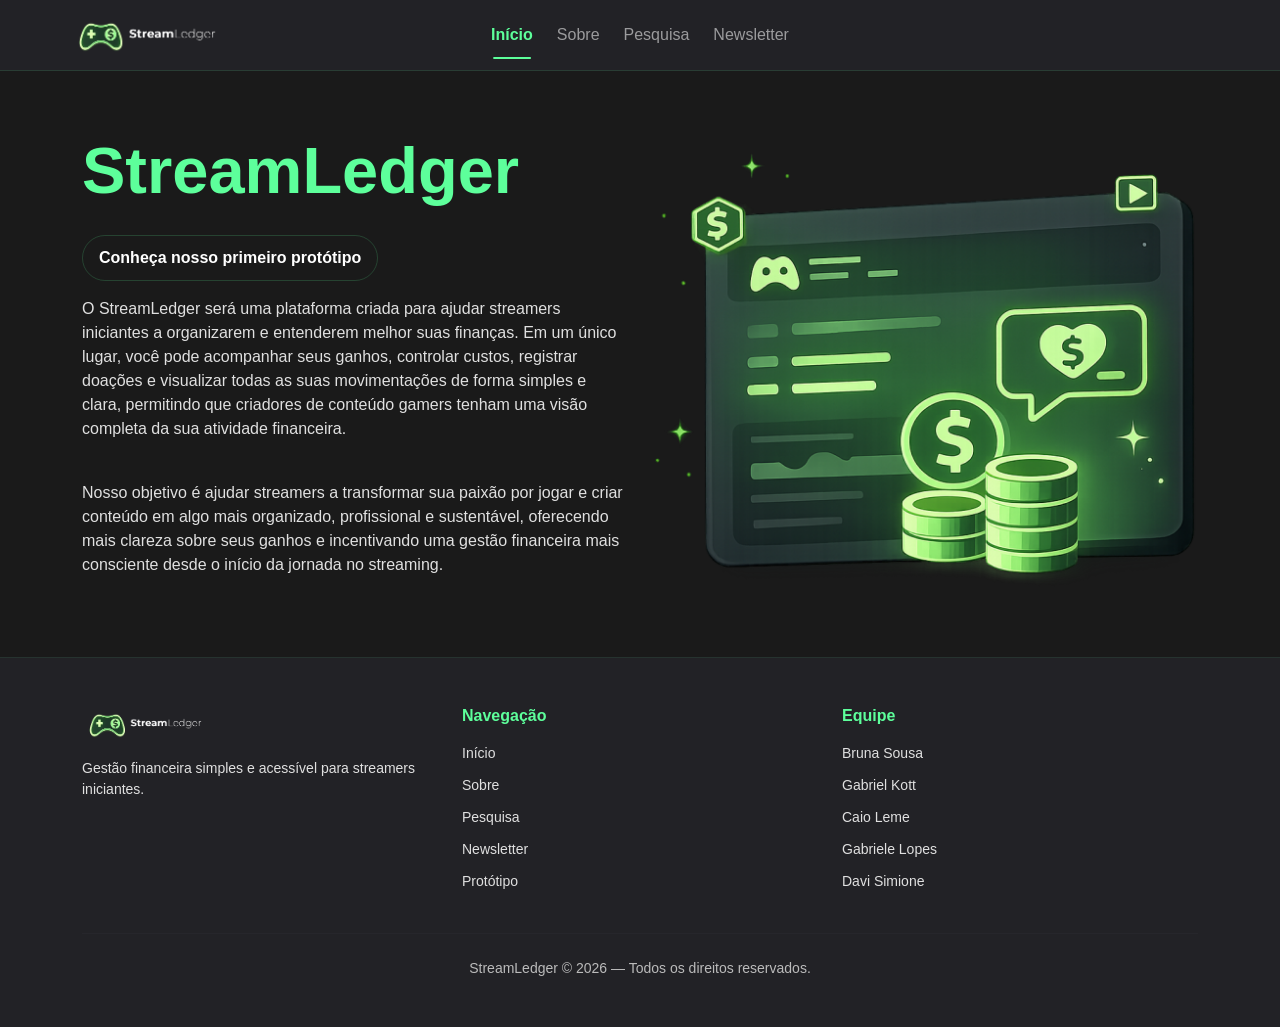
<file: index.html>
<!DOCTYPE html>
<html lang="pt-BR" data-bs-theme="dark">
<head>
  <meta http-equiv="Content-Security-Policy" content="default-src 'self'; style-src 'self' 'unsafe-inline' https://cdn.jsdelivr.net https://fonts.googleapis.com; font-src 'self' https://fonts.gstatic.com; script-src 'self' 'unsafe-inline' https://cdn.jsdelivr.net https://cdn.jsdelivr.net/npm/chart.js; img-src 'self' data:; media-src 'self';">
  <meta charset="UTF-8">
  <meta name="viewport" content="width=device-width, initial-scale=1.0">
  <title>StreamLedger | Início</title>
  <link href="https://cdn.jsdelivr.net/npm/bootstrap@5.3.3/dist/css/bootstrap.min.css" rel="stylesheet">
  <link href="https://fonts.googleapis.com/css2?family=Montserrat:wght@300;400;500;600;700;800&display=swap" rel="stylesheet">
  <link rel="stylesheet" href="css/style.css">
</head>
<body>

  <header class="sticky-top" style="background: var(--bg-header); border-bottom: 1px solid rgba(93,255,155,0.12);">
    <nav class="navbar navbar-expand-md navbar-dark container-xl py-2">
      <button class="navbar-toggler" type="button" data-bs-toggle="offcanvas" data-bs-target="#mainNav" aria-controls="mainNav" aria-label="Abrir menu">
        <span class="navbar-toggler-icon"></span>
      </button>
      <a class="navbar-brand" href="index.html">
        <img src="assets/logo.png" alt="StreamLedger" height="44">
      </a>
      <div class="offcanvas offcanvas-start" tabindex="-1" id="mainNav" aria-labelledby="mainNavLabel">
        <div class="offcanvas-header">
          <a href="index.html">
            <img src="assets/logo.png" alt="StreamLedger" height="36">
          </a>
          <button type="button" class="btn-close btn-close-white" data-bs-dismiss="offcanvas" aria-label="Fechar"></button>
        </div>
        <div class="offcanvas-body justify-content-center">
          <ul class="navbar-nav gap-2">
            <li class="nav-item"><a class="nav-link active" href="index.html">Início</a></li>
            <li class="nav-item"><a class="nav-link" href="about.html">Sobre</a></li>
            <li class="nav-item"><a class="nav-link" href="research.html">Pesquisa</a></li>
            <li class="nav-item"><a class="nav-link" href="news.html">Newsletter</a></li>
          </ul>
        </div>
      </div>
    </nav>
  </header>

  <main>
    <section class="hero py-5">
      <div class="container-xl">
        <div class="row align-items-center gy-4">
          <div class="col-12 col-lg-6 order-lg-1 order-2">
            <h1 class="hero__title fade-in">StreamLedger</h1>
            <p class="mt-4 mb-3 fade-in fade-in-d1">
              <a class="cta-btn" href="test.html">Conheça nosso primeiro protótipo</a>
            </p>
            <p class="text-body-secondary">
              O StreamLedger será uma plataforma criada para ajudar streamers iniciantes a
              organizarem e entenderem melhor suas finanças. Em um único lugar, você pode
              acompanhar seus ganhos, controlar custos, registrar doações e visualizar todas
              as suas movimentações de forma simples e clara, permitindo que criadores de
              conteúdo gamers tenham uma visão completa da sua atividade financeira.
            </p>
            <br>
            <p class="text-body-secondary">
              Nosso objetivo é ajudar streamers a transformar sua paixão por jogar e criar
              conteúdo em algo mais organizado, profissional e sustentável, oferecendo mais
              clareza sobre seus ganhos e incentivando uma gestão financeira mais consciente
              desde o início da jornada no streaming.
            </p>
          </div>
          <div class="col-12 col-lg-6 order-lg-2 order-1 text-center fade-in fade-in-d2">
            <img src="assets/hero-dashboard.svg" alt="Dashboard StreamLedger" class="img-fluid">
          </div>
        </div>
      </div>
    </section>
  </main>

  <footer class="py-5" style="background: var(--bg-header); border-top: 1px solid rgba(93,255,155,0.08);">
    <div class="container-xl">
      <div class="row gy-4">
        <div class="col-12 col-md-4">
          <img src="assets/logo.png" alt="StreamLedger" height="36" class="mb-3">
          <p class="text-body-secondary small mb-0">Gestão financeira simples e acessível para streamers iniciantes.</p>
        </div>
        <div class="col-12 col-md-4">
          <h6 class="fw-bold mb-3" style="color: var(--neon);">Navegação</h6>
          <ul class="list-unstyled d-flex flex-column gap-2">
            <li><a href="index.html" class="text-body-secondary text-decoration-none small">Início</a></li>
            <li><a href="about.html" class="text-body-secondary text-decoration-none small">Sobre</a></li>
            <li><a href="research.html" class="text-body-secondary text-decoration-none small">Pesquisa</a></li>
            <li><a href="news.html" class="text-body-secondary text-decoration-none small">Newsletter</a></li>
            <li><a href="test.html" class="text-body-secondary text-decoration-none small">Protótipo</a></li>
          </ul>
        </div>
        <div class="col-12 col-md-4">
          <h6 class="fw-bold mb-3" style="color: var(--neon);">Equipe</h6>
          <ul class="list-unstyled d-flex flex-column gap-2">
            <li><a href="https://www.linkedin.com/in/brunasousasantos/" target="_blank" class="text-body-secondary text-decoration-none small">Bruna Sousa</a></li>
            <li><a href="https://www.linkedin.com/in/gabriel-kott-3494342ab/?skipRedirect=true" target="_blank" class="text-body-secondary text-decoration-none small">Gabriel Kott</a></li>
            <li><a href="https://www.linkedin.com/in/caiobertaglia/" target="_blank" class="text-body-secondary text-decoration-none small">Caio Leme</a></li>
            <li><a href="https://www.linkedin.com/in/gabrielelopes1925/" target="_blank" class="text-body-secondary text-decoration-none small">Gabriele Lopes</a></li>
            <li><a href="https://www.linkedin.com/in/davi-simione-01127830b/" target="_blank" class="text-body-secondary text-decoration-none small">Davi Simione</a></li>
          </ul>
        </div>
      </div>
      <hr class="border-secondary border-opacity-25 my-4">
      <p class="text-body-tertiary text-center small mb-0">StreamLedger &copy; 2026 &mdash; Todos os direitos reservados.</p>
    </div>
  </footer>

  <script src="https://cdn.jsdelivr.net/npm/bootstrap@5.3.3/dist/js/bootstrap.bundle.min.js"></script>
  <script type="module" src="JS/main.js"></script>
</body>
</html>
</file>
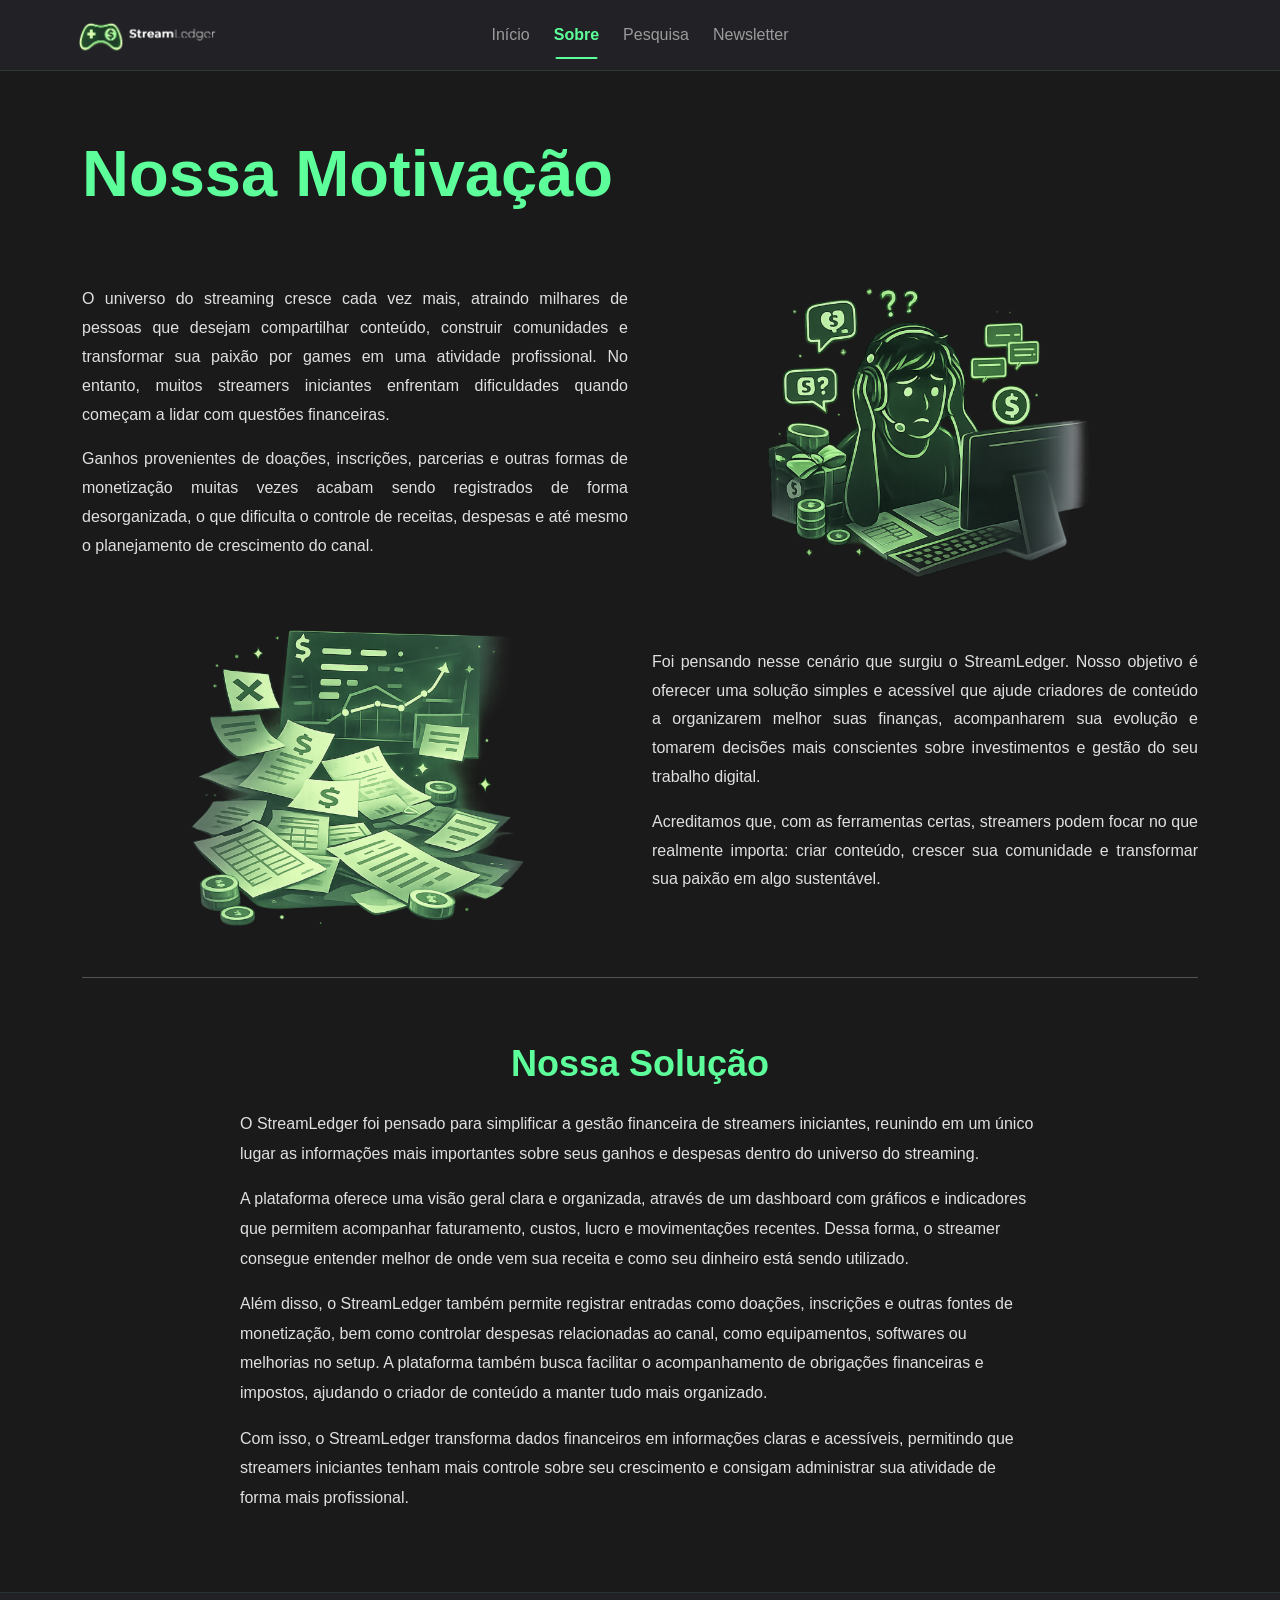
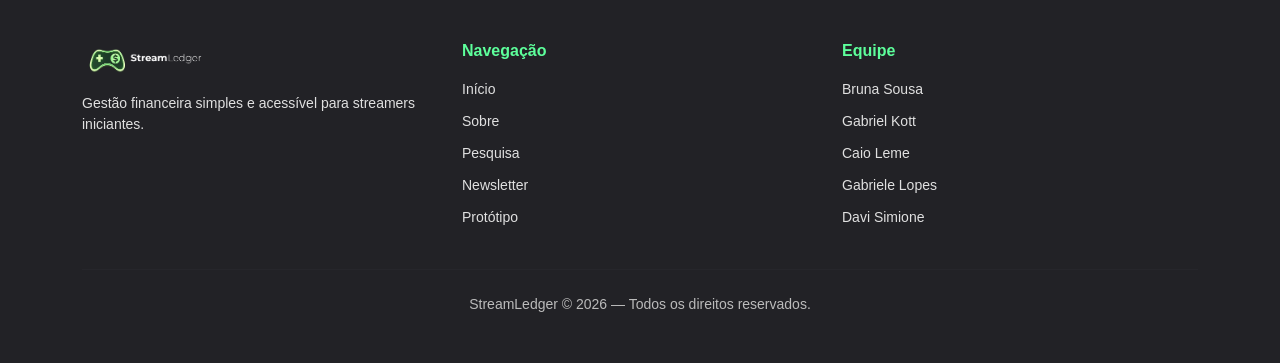
<file: about.html>
<!DOCTYPE html>
<html lang="pt-BR" data-bs-theme="dark">
<head>
  <meta http-equiv="Content-Security-Policy" content="default-src 'self'; style-src 'self' 'unsafe-inline' https://cdn.jsdelivr.net https://fonts.googleapis.com; font-src 'self' https://fonts.gstatic.com; script-src 'self' 'unsafe-inline' https://cdn.jsdelivr.net https://cdn.jsdelivr.net/npm/chart.js; img-src 'self' data:; media-src 'self';">
  <meta charset="UTF-8">
  <meta name="viewport" content="width=device-width, initial-scale=1.0">
  <title>StreamLedger | Sobre</title>
  <link href="https://cdn.jsdelivr.net/npm/bootstrap@5.3.3/dist/css/bootstrap.min.css" rel="stylesheet">
  <link href="https://fonts.googleapis.com/css2?family=Montserrat:wght@300;400;500;600;700;800&display=swap" rel="stylesheet">
  <link rel="stylesheet" href="css/style.css">
</head>
<body>

  <header class="sticky-top" style="background: var(--bg-header); border-bottom: 1px solid rgba(93,255,155,0.12);">
    <nav class="navbar navbar-expand-md navbar-dark container-xl py-2">
      <button class="navbar-toggler" type="button" data-bs-toggle="offcanvas" data-bs-target="#mainNav" aria-controls="mainNav" aria-label="Abrir menu">
        <span class="navbar-toggler-icon"></span>
      </button>
      <a class="navbar-brand" href="index.html">
        <img src="assets/logo.png" alt="StreamLedger" height="44">
      </a>
      <div class="offcanvas offcanvas-start" tabindex="-1" id="mainNav" aria-labelledby="mainNavLabel">
        <div class="offcanvas-header">
          <a href="index.html">
            <img src="assets/logo.png" alt="StreamLedger" height="36">
          </a>
          <button type="button" class="btn-close btn-close-white" data-bs-dismiss="offcanvas" aria-label="Fechar"></button>
        </div>
        <div class="offcanvas-body justify-content-center">
          <ul class="navbar-nav gap-2">
            <li class="nav-item"><a class="nav-link" href="index.html">Início</a></li>
            <li class="nav-item"><a class="nav-link active" href="about.html">Sobre</a></li>
            <li class="nav-item"><a class="nav-link" href="research.html">Pesquisa</a></li>
            <li class="nav-item"><a class="nav-link" href="news.html">Newsletter</a></li>
          </ul>
        </div>
      </div>
    </nav>
  </header>

  <main>
    <div class="container-xl">

      <section class="section-hero py-5">
        <h1 class="fade-in">Nossa Motivação</h1>
      </section>

      <div class="row align-items-center mb-5 gy-4 fade-in fade-in-d1">
        <div class="col-12 col-md-6">
          <p class="text-body-secondary" style="text-align: justify; line-height: 1.8;">
            O universo do streaming cresce cada vez mais, atraindo milhares de pessoas que desejam
            compartilhar conteúdo, construir comunidades e transformar sua paixão por games em uma
            atividade profissional. No entanto, muitos streamers iniciantes enfrentam dificuldades
            quando começam a lidar com questões financeiras.
          </p>
          <p class="text-body-secondary" style="text-align: justify; line-height: 1.8;">
            Ganhos provenientes de doações, inscrições, parcerias e outras formas de monetização
            muitas vezes acabam sendo registrados de forma desorganizada, o que dificulta o controle
            de receitas, despesas e até mesmo o planejamento de crescimento do canal.
          </p>
        </div>
        <div class="col-12 col-md-6">
          <div class="two-col__media two-col__media--motivation" role="img" aria-label="Streamer com dificuldades financeiras" style="min-height: 300px;"></div>
        </div>
      </div>

      <div class="row align-items-center mb-5 gy-4 fade-in fade-in-d2">
        <div class="col-12 col-md-6 order-md-1 order-2">
          <div class="two-col__media two-col__media--solution" role="img" aria-label="Documentos e moedas organizados" style="min-height: 300px;"></div>
        </div>
        <div class="col-12 col-md-6 order-md-2 order-1">
          <p class="text-body-secondary" style="text-align: justify; line-height: 1.8;">
            Foi pensando nesse cenário que surgiu o StreamLedger. Nosso objetivo é oferecer uma
            solução simples e acessível que ajude criadores de conteúdo a organizarem melhor suas
            finanças, acompanharem sua evolução e tomarem decisões mais conscientes sobre
            investimentos e gestão do seu trabalho digital.
          </p>
          <p class="text-body-secondary" style="text-align: justify; line-height: 1.8;">
            Acreditamos que, com as ferramentas certas, streamers podem focar no que realmente
            importa: criar conteúdo, crescer sua comunidade e transformar sua paixão em algo
            sustentável.
          </p>
        </div>
      </div>

      <hr class="border-opacity-10">

      <section class="solution py-5">
        <h2 class="text-center mb-4" style="color: var(--neon); font-size: 2.25rem; font-weight: 800;">Nossa Solução</h2>
        <div class="mx-auto" style="max-width: 800px;">
          <p class="text-body-secondary" style="line-height: 1.85;">
            O StreamLedger foi pensado para simplificar a gestão financeira de streamers iniciantes,
            reunindo em um único lugar as informações mais importantes sobre seus ganhos e despesas
            dentro do universo do streaming.
          </p>
          <p class="text-body-secondary" style="line-height: 1.85;">
            A plataforma oferece uma visão geral clara e organizada, através de um dashboard com
            gráficos e indicadores que permitem acompanhar faturamento, custos, lucro e movimentações
            recentes. Dessa forma, o streamer consegue entender melhor de onde vem sua receita e como
            seu dinheiro está sendo utilizado.
          </p>
          <p class="text-body-secondary" style="line-height: 1.85;">
            Além disso, o StreamLedger também permite registrar entradas como doações, inscrições e
            outras fontes de monetização, bem como controlar despesas relacionadas ao canal, como
            equipamentos, softwares ou melhorias no setup. A plataforma também busca facilitar o
            acompanhamento de obrigações financeiras e impostos, ajudando o criador de conteúdo a
            manter tudo mais organizado.
          </p>
          <p class="text-body-secondary" style="line-height: 1.85;">
            Com isso, o StreamLedger transforma dados financeiros em informações claras e acessíveis,
            permitindo que streamers iniciantes tenham mais controle sobre seu crescimento e consigam
            administrar sua atividade de forma mais profissional.
          </p>
        </div>
      </section>

    </div>
  </main>

  <footer class="py-5" style="background: var(--bg-header); border-top: 1px solid rgba(93,255,155,0.08);">
    <div class="container-xl">
      <div class="row gy-4">
        <div class="col-12 col-md-4">
          <img src="assets/logo.png" alt="StreamLedger" height="36" class="mb-3">
          <p class="text-body-secondary small mb-0">Gestão financeira simples e acessível para streamers iniciantes.</p>
        </div>
        <div class="col-12 col-md-4">
          <h6 class="fw-bold mb-3" style="color: var(--neon);">Navegação</h6>
          <ul class="list-unstyled d-flex flex-column gap-2">
            <li><a href="index.html" class="text-body-secondary text-decoration-none small">Início</a></li>
            <li><a href="about.html" class="text-body-secondary text-decoration-none small">Sobre</a></li>
            <li><a href="research.html" class="text-body-secondary text-decoration-none small">Pesquisa</a></li>
            <li><a href="news.html" class="text-body-secondary text-decoration-none small">Newsletter</a></li>
            <li><a href="test.html" class="text-body-secondary text-decoration-none small">Protótipo</a></li>
          </ul>
        </div>
        <div class="col-12 col-md-4">
          <h6 class="fw-bold mb-3" style="color: var(--neon);">Equipe</h6>
          <ul class="list-unstyled d-flex flex-column gap-2">
            <li><a href="https://www.linkedin.com/in/brunasousasantos/" target="_blank" class="text-body-secondary text-decoration-none small">Bruna Sousa</a></li>
            <li><a href="https://www.linkedin.com/in/gabriel-kott-3494342ab/?skipRedirect=true" target="_blank" class="text-body-secondary text-decoration-none small">Gabriel Kott</a></li>
            <li><a href="https://www.linkedin.com/in/caiobertaglia/" target="_blank" class="text-body-secondary text-decoration-none small">Caio Leme</a></li>
            <li><a href="https://www.linkedin.com/in/gabrielelopes1925/" target="_blank" class="text-body-secondary text-decoration-none small">Gabriele Lopes</a></li>
            <li><a href="https://www.linkedin.com/in/davi-simione-01127830b/" target="_blank" class="text-body-secondary text-decoration-none small">Davi Simione</a></li>
          </ul>
        </div>
      </div>
      <hr class="border-secondary border-opacity-25 my-4">
      <p class="text-body-tertiary text-center small mb-0">StreamLedger &copy; 2026 &mdash; Todos os direitos reservados.</p>
    </div>
  </footer>

  <script src="https://cdn.jsdelivr.net/npm/bootstrap@5.3.3/dist/js/bootstrap.bundle.min.js"></script>
  <script type="module" src="JS/main.js"></script>
</body>
</html>
</file>
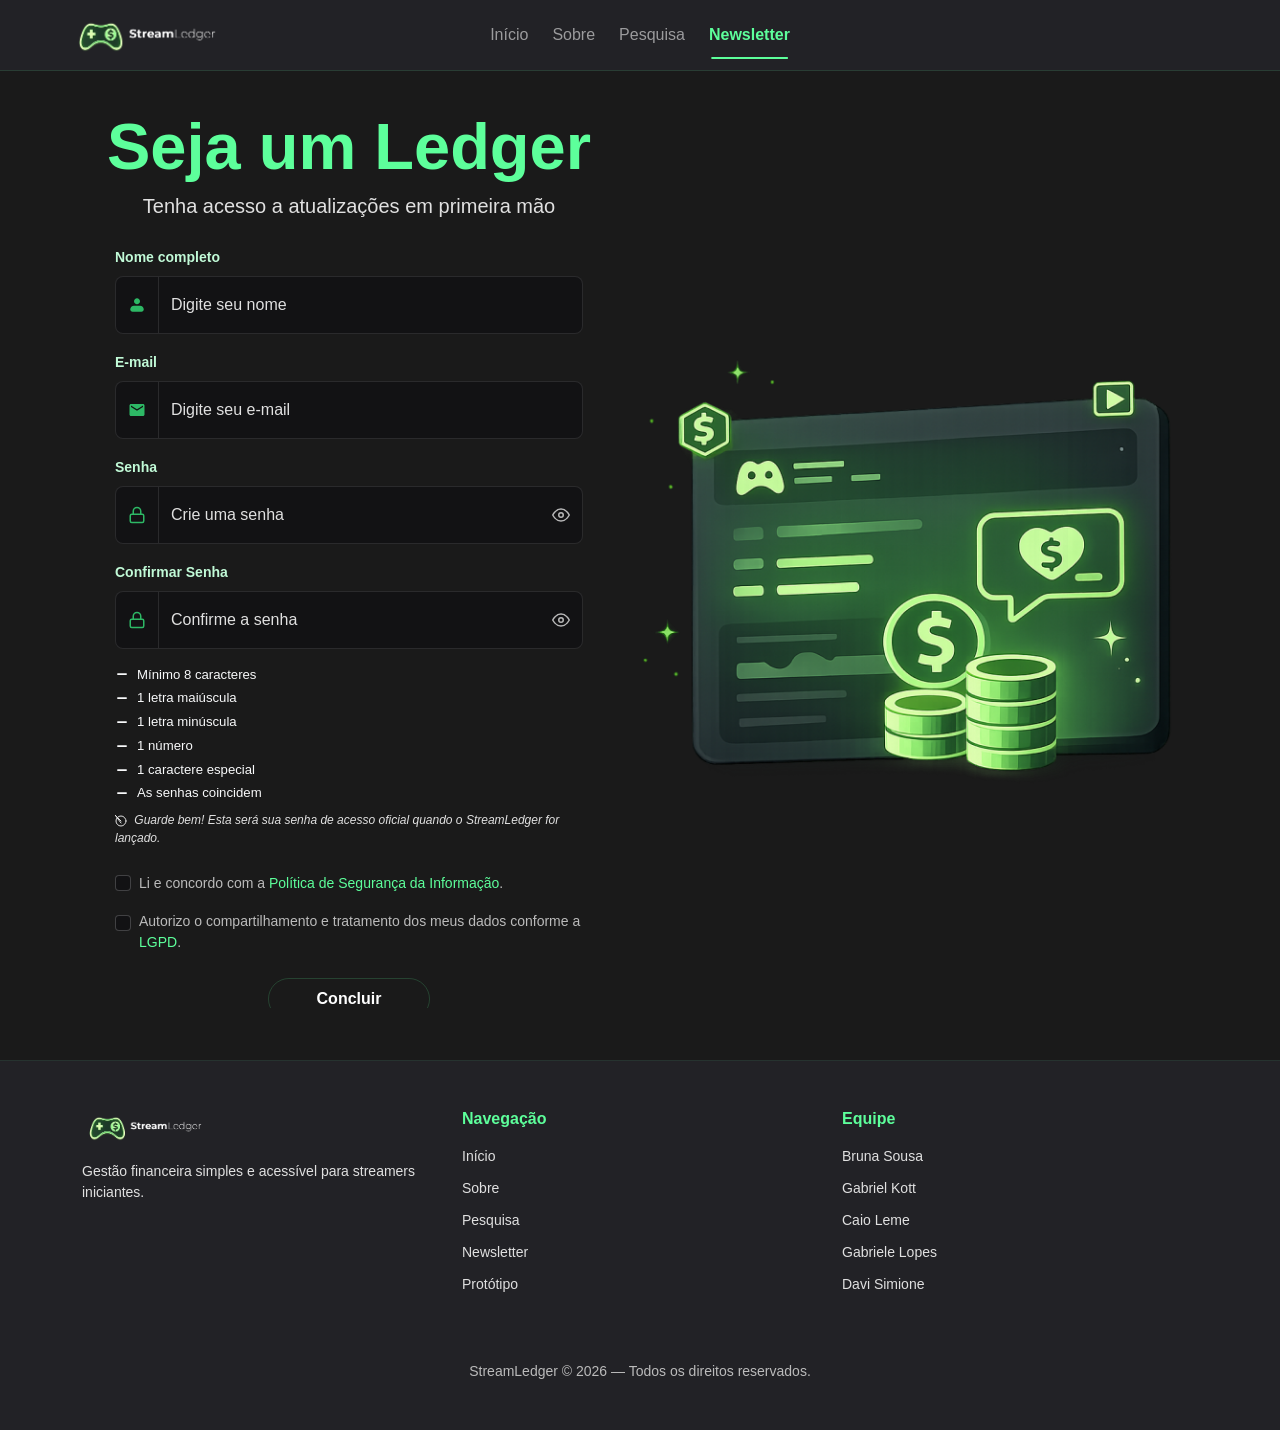
<file: news.html>
<!DOCTYPE html>
<html lang="pt-BR" data-bs-theme="dark">

<head>
  <meta http-equiv="Content-Security-Policy"
    content="default-src 'self'; style-src 'self' 'unsafe-inline' https://cdn.jsdelivr.net https://fonts.googleapis.com; font-src 'self' https://fonts.gstatic.com; script-src 'self' 'unsafe-inline' https://cdn.jsdelivr.net; img-src 'self' data:; media-src 'self';">
  <meta charset="UTF-8">
  <meta name="viewport" content="width=device-width, initial-scale=1.0">
  <title>StreamLedger | Newsletter</title>
  <link href="https://cdn.jsdelivr.net/npm/bootstrap@5.3.3/dist/css/bootstrap.min.css" rel="stylesheet">
  <link href="https://fonts.googleapis.com/css2?family=Montserrat:wght@300;400;500;600;700;800&display=swap"
    rel="stylesheet">
  <link rel="stylesheet" href="css/style.css">
  <style>
    .toggle-password {
      background: #121214;
      border: 1px solid rgba(255, 255, 255, 0.1);
      border-left: none;
      color: #fff;
    }

    .toggle-password:hover,
    .toggle-password:active {
      background: #121214 !important;
      border-color: rgba(255, 255, 255, 0.1);
    }

    .toggle-password:hover svg,
    .toggle-password:active svg {
      stroke: #39FF88;
      opacity: 1 !important;
    }

    .form-control.border-end-0 {
      border-right: none;
    }
  </style>
</head>

<body>

  <header class="sticky-top" style="background: var(--bg-header); border-bottom: 1px solid rgba(93,255,155,0.12);">
    <nav class="navbar navbar-expand-md navbar-dark container-xl py-2">
      <button class="navbar-toggler" type="button" data-bs-toggle="offcanvas" data-bs-target="#mainNav"
        aria-controls="mainNav" aria-label="Abrir menu">
        <span class="navbar-toggler-icon"></span>
      </button>
      <a class="navbar-brand" href="index.html">
        <img src="assets/logo.png" alt="StreamLedger" height="44">
      </a>
      <div class="offcanvas offcanvas-start" tabindex="-1" id="mainNav" aria-labelledby="mainNavLabel">
        <div class="offcanvas-header">
          <a href="index.html">
            <img src="assets/logo.png" alt="StreamLedger" height="36">
          </a>
          <button type="button" class="btn-close btn-close-white" data-bs-dismiss="offcanvas"
            aria-label="Fechar"></button>
        </div>
        <div class="offcanvas-body justify-content-center">
          <ul class="navbar-nav gap-2">
            <li class="nav-item"><a class="nav-link" href="index.html">Início</a></li>
            <li class="nav-item"><a class="nav-link" href="about.html">Sobre</a></li>
            <li class="nav-item"><a class="nav-link" href="research.html">Pesquisa</a></li>
            <li class="nav-item"><a class="nav-link active" href="news.html">Newsletter</a></li>
          </ul>
        </div>
      </div>
    </nav>
  </header>

  <main class="d-flex flex-column flex-grow-1">
    <div class="container-xl d-flex align-items-center flex-grow-1 py-4">
      <div class="row align-items-center gy-4 w-100">

        <div class="col-12 col-md-6 text-center">
          <h1 class="fade-in" style="color: var(--neon); font-size: 4.0625rem; font-weight: 700; line-height: 1.1;">Seja
            um Ledger</h1>
          <p class="text-body-secondary fs-5 mb-4 fade-in fade-in-d1" style="font-weight: 300;">Tenha acesso a
            atualizações em primeira mão</p>

          <form id="newsletter-form" class="mx-auto text-start fade-in fade-in-d2" style="max-width: 468px;" novalidate>

            <div class="mb-3">
              <label for="nome" class="form-label small fw-semibold" style="color: #C1FAD7;">Nome completo</label>
              <div class="input-group has-validation">
                <span class="input-group-text" style="background: #121214; border-color: rgba(255,255,255,0.1);">
                  <img src="assets/user.svg" alt="" width="18" height="18" style="opacity: 0.7;">
                </span>
                <input type="text" class="form-control py-3" id="nome" name="nome" placeholder="Digite seu nome"
                  style="background: #121214; border-color: rgba(255,255,255,0.1);">
                <div id="nomeError" class="invalid-feedback">Por favor, preencha o seu nome (mín. 3 caracteres).</div>
              </div>
            </div>

            <div class="mb-3">
              <label for="email" class="form-label small fw-semibold" style="color: #C1FAD7;">E-mail</label>
              <div class="input-group has-validation">
                <span class="input-group-text" style="background: #121214; border-color: rgba(255,255,255,0.1);">
                  <img src="assets/mail.svg" alt="" width="18" height="18" style="opacity: 0.7;">
                </span>
                <input type="email" class="form-control py-3" id="email" name="email" placeholder="Digite seu e-mail"
                  style="background: #121214; border-color: rgba(255,255,255,0.1);">
                <div id="emailError" class="invalid-feedback">Por favor, insira um e-mail válido.</div>
              </div>
            </div>

            <div class="mb-3">
              <label for="senha" class="form-label small fw-semibold" style="color: #C1FAD7;">Senha</label>
              <div class="input-group has-validation">
                <span class="input-group-text" style="background: #121214; border-color: rgba(255,255,255,0.1);">
                  <svg width="18" height="18" viewBox="0 0 24 24" fill="none" stroke="#39FF88" stroke-width="2"
                    stroke-linecap="round" stroke-linejoin="round" style="opacity: 0.7;">
                    <rect x="3" y="11" width="18" height="11" rx="2" ry="2"></rect>
                    <path d="M7 11V7a5 5 0 0 1 10 0v4"></path>
                  </svg>
                </span>
                <input type="password" class="form-control py-3 border-end-0" id="senha" name="senha"
                  placeholder="Crie uma senha" style="background: #121214; border-color: rgba(255,255,255,0.1);">
                <button class="btn toggle-password" type="button" tabindex="-1">
                  <svg class="eye-icon" width="18" height="18" viewBox="0 0 24 24" fill="none" stroke="currentColor"
                    stroke-width="2" stroke-linecap="round" stroke-linejoin="round"
                    style="opacity: 0.7; transition: stroke 0.3s, opacity 0.3s;">
                    <path d="M1 12s4-8 11-8 11 8 11 8-4 8-11 8-11-8-11-8z"></path>
                    <circle cx="12" cy="12" r="3"></circle>
                  </svg>
                  <svg class="eye-off-icon d-none" width="18" height="18" viewBox="0 0 24 24" fill="none"
                    stroke="currentColor" stroke-width="2" stroke-linecap="round" stroke-linejoin="round"
                    style="opacity: 0.7; transition: stroke 0.3s, opacity 0.3s;">
                    <path
                      d="M17.94 17.94A10.07 10.07 0 0 1 12 20c-7 0-11-8-11-8a18.45 18.45 0 0 1 5.06-5.94M9.9 4.24A9.12 9.12 0 0 1 12 4c7 0 11 8 11 8a18.5 18.5 0 0 1-2.16 3.19m-6.72-1.07a3 3 0 1 1-4.24-4.24">
                    </path>
                    <line x1="1" y1="1" x2="23" y2="23"></line>
                  </svg>
                </button>
                <div class="invalid-feedback">Por favor, atenda a todas as regras da senha.</div>
              </div>
            </div>

            <div class="mb-3">
              <label for="confirmaSenha" class="form-label small fw-semibold" style="color: #C1FAD7;">Confirmar
                Senha</label>
              <div class="input-group has-validation">
                <span class="input-group-text" style="background: #121214; border-color: rgba(255,255,255,0.1);">
                  <svg width="18" height="18" viewBox="0 0 24 24" fill="none" stroke="#39FF88" stroke-width="2"
                    stroke-linecap="round" stroke-linejoin="round" style="opacity: 0.7;">
                    <rect x="3" y="11" width="18" height="11" rx="2" ry="2"></rect>
                    <path d="M7 11V7a5 5 0 0 1 10 0v4"></path>
                  </svg>
                </span>
                <input type="password" class="form-control py-3 border-end-0" id="confirmaSenha" name="confirmaSenha"
                  placeholder="Confirme a senha" style="background: #121214; border-color: rgba(255,255,255,0.1);">
                <button class="btn toggle-password" type="button" tabindex="-1">
                  <svg class="eye-icon" width="18" height="18" viewBox="0 0 24 24" fill="none" stroke="currentColor"
                    stroke-width="2" stroke-linecap="round" stroke-linejoin="round"
                    style="opacity: 0.7; transition: stroke 0.3s, opacity 0.3s;">
                    <path d="M1 12s4-8 11-8 11 8 11 8-4 8-11 8-11-8-11-8z"></path>
                    <circle cx="12" cy="12" r="3"></circle>
                  </svg>
                  <svg class="eye-off-icon d-none" width="18" height="18" viewBox="0 0 24 24" fill="none"
                    stroke="currentColor" stroke-width="2" stroke-linecap="round" stroke-linejoin="round"
                    style="opacity: 0.7; transition: stroke 0.3s, opacity 0.3s;">
                    <path
                      d="M17.94 17.94A10.07 10.07 0 0 1 12 20c-7 0-11-8-11-8a18.45 18.45 0 0 1 5.06-5.94M9.9 4.24A9.12 9.12 0 0 1 12 4c7 0 11 8 11 8a18.5 18.5 0 0 1-2.16 3.19m-6.72-1.07a3 3 0 1 1-4.24-4.24">
                    </path>
                    <line x1="1" y1="1" x2="23" y2="23"></line>
                  </svg>
                </button>
                <div class="invalid-feedback">As senhas não coincidem.</div>
              </div>
            </div>

            <div class="mb-4">
              <ul id="password-rules" class="list-unstyled mt-0 mb-0 small text-body-tertiary"
                style="font-size: 0.825rem;">
                <li id="rule-length" class="d-flex align-items-center gap-2 mb-1 text-light"
                  style="transition: color 0.3s ease;">
                  <svg width="14" height="14" viewBox="0 0 24 24" fill="none" stroke="currentColor" stroke-width="3"
                    stroke-linecap="round" stroke-linejoin="round" class="rule-icon">
                    <line x1="5" y1="12" x2="19" y2="12"></line>
                  </svg> Mínimo 8 caracteres
                </li>
                <li id="rule-upper" class="d-flex align-items-center gap-2 mb-1 text-light"
                  style="transition: color 0.3s ease;">
                  <svg width="14" height="14" viewBox="0 0 24 24" fill="none" stroke="currentColor" stroke-width="3"
                    stroke-linecap="round" stroke-linejoin="round" class="rule-icon">
                    <line x1="5" y1="12" x2="19" y2="12"></line>
                  </svg> 1 letra maiúscula
                </li>
                <li id="rule-lower" class="d-flex align-items-center gap-2 mb-1 text-light"
                  style="transition: color 0.3s ease;">
                  <svg width="14" height="14" viewBox="0 0 24 24" fill="none" stroke="currentColor" stroke-width="3"
                    stroke-linecap="round" stroke-linejoin="round" class="rule-icon">
                    <line x1="5" y1="12" x2="19" y2="12"></line>
                  </svg> 1 letra minúscula
                </li>
                <li id="rule-number" class="d-flex align-items-center gap-2 mb-1 text-light"
                  style="transition: color 0.3s ease;">
                  <svg width="14" height="14" viewBox="0 0 24 24" fill="none" stroke="currentColor" stroke-width="3"
                    stroke-linecap="round" stroke-linejoin="round" class="rule-icon">
                    <line x1="5" y1="12" x2="19" y2="12"></line>
                  </svg> 1 número
                </li>
                <li id="rule-special" class="d-flex align-items-center gap-2 mb-1 text-light"
                  style="transition: color 0.3s ease;">
                  <svg width="14" height="14" viewBox="0 0 24 24" fill="none" stroke="currentColor" stroke-width="3"
                    stroke-linecap="round" stroke-linejoin="round" class="rule-icon">
                    <line x1="5" y1="12" x2="19" y2="12"></line>
                  </svg> 1 caractere especial
                </li>
                <li id="rule-match" class="d-flex align-items-center gap-2 mb-1 text-light"
                  style="transition: color 0.3s ease;">
                  <svg width="14" height="14" viewBox="0 0 24 24" fill="none" stroke="currentColor" stroke-width="3"
                    stroke-linecap="round" stroke-linejoin="round" class="rule-icon">
                    <line x1="5" y1="12" x2="19" y2="12"></line>
                  </svg> As senhas coincidem
                </li>
              </ul>
              <div class="mt-2 small" style="color: #e0e0e0; font-size: 0.75rem; font-style: italic;">
                <svg width="12" height="12" viewBox="0 0 24 24" fill="none" stroke="currentColor" stroke-width="2"
                  stroke-linecap="round" stroke-linejoin="round" class="me-1">
                  <circle cx="12" cy="12" r="10"></circle>
                  <line x="12" y="8" x2="12" y2="12"></line>
                  <line x="12" y="16" x2="12.01" y2="16"></line>
                </svg>
                Guarde bem! Esta será sua senha de acesso oficial quando o StreamLedger for lançado.
              </div>
            </div>

            <div class="mb-3 form-check">
              <input type="checkbox" class="form-check-input" id="politicaSeguranca" name="politicaSeguranca" required
                style="border-color: rgba(255,255,255,0.2); background-color: #121214;">
              <label class="form-check-label small text-body-tertiary" for="politicaSeguranca">
                Li e concordo com a <a href="#" data-bs-toggle="modal" data-bs-target="#modal-psi"
                  class="text-decoration-none" style="color: var(--neon);">Política de Segurança da Informação</a>.
              </label>
              <div class="invalid-feedback">Você precisa aceitar a Política de Segurança.</div>
            </div>

            <div class="mb-4 form-check">
              <input type="checkbox" class="form-check-input" id="termosLGPD" name="termosLGPD" required
                style="border-color: rgba(255,255,255,0.2); background-color: #121214;">
              <label class="form-check-label small text-body-tertiary" for="termosLGPD">
                Autorizo o compartilhamento e tratamento dos meus dados conforme a <a href="#" data-bs-toggle="modal"
                  data-bs-target="#modal-lgpd" class="text-decoration-none" style="color: var(--neon);">LGPD</a>.
              </label>
              <div class="invalid-feedback">Você precisa autorizar os termos da LGPD.</div>
            </div>

            <div class="text-center">
              <button type="submit" class="cta-btn px-5 py-2">Concluir</button>
            </div>

          </form>
        </div>

        <div class="col-12 col-md-6 text-center">
          <img src="assets/hero-dashboard.svg" alt="Dashboard StreamLedger" class="img-fluid">
        </div>

      </div>
    </div>
  </main>

  <!-- Modal Sucesso -->
  <div class="modal fade" id="modal-sucesso" tabindex="-1" aria-labelledby="modalSucessoLabel" aria-modal="true"
    role="dialog">
    <div class="modal-dialog modal-dialog-centered">
      <div class="modal-content border"
        style="background: var(--card); border-color: rgba(93,255,155,0.35) !important; border-radius: 16px; overflow: hidden;">

        <div class="modal-header border-0 pb-0 pe-3 pt-3">
          <button type="button" class="btn-close btn-close-white ms-auto" data-bs-dismiss="modal"
            aria-label="Fechar"></button>
        </div>

        <div class="modal-body text-center px-5 pb-2 pt-1">
          <div class="mb-4"
            style="display: inline-flex; align-items: center; justify-content: center; width: 72px; height: 72px; border-radius: 50%; background: rgba(57,255,136,0.12); border: 1.5px solid rgba(57,255,136,0.4);">
            <svg width="36" height="36" viewBox="0 0 24 24" fill="none" stroke="#39FF88" stroke-width="2.5"
              stroke-linecap="round" stroke-linejoin="round">
              <polyline points="20 6 9 17 4 12"></polyline>
            </svg>
          </div>

          <h5 class="fw-bold mb-2" id="modalSucessoLabel" style="color: var(--neon); font-size: 1.35rem;">Inscrição
            confirmada!</h5>
          <p class="text-body-secondary mb-1" style="font-size: 0.95rem; line-height: 1.6;">
            Bem-vindo ao <strong style="color: #fff;">StreamLedger</strong>. Você será notificado assim que tivermos
            novidades.
          </p>
          <p id="modal-sucesso-nome" class="mb-0" style="color: var(--neon); font-size: 0.875rem; font-weight: 500;">
          </p>
        </div>

        <div class="modal-footer border-0 justify-content-center pb-4 pt-3">
          <button type="button" class="cta-btn px-5 py-2" data-bs-dismiss="modal">Fechar</button>
        </div>

      </div>
    </div>
  </div>


  <!-- Modal Política de Segurança da Informação -->
  <div class="modal fade" id="modal-psi" tabindex="-1" aria-hidden="true">
    <div class="modal-dialog modal-dialog-scrollable modal-lg">
      <div class="modal-content border" style="background: var(--card); border-color: rgba(93,255,155,0.3) !important;">
        <div class="modal-header border-0">
          <h5 class="modal-title fw-bold" style="color: var(--neon);">Política de Segurança da Informação</h5>
          <button type="button" class="btn-close btn-close-white" data-bs-dismiss="modal" aria-label="Fechar"></button>
        </div>
        <div class="modal-body text-body-secondary small" style="line-height: 1.6;">
          <p>Bem-vindo à Política de Segurança da Informação do <strong>StreamLedger</strong>.</p>
          <p>O StreamLedger tem como prioridade garantir a confidencialidade, integridade e disponibilidade dos dados
            sob nossa responsabilidade. Esta política estabelece os padrões elevados que norteiam a segurança das suas
            movimentações financeiras:</p>

          <h6 class="text-white mt-4 mb-2">1. Proteção de Dados Financeiros</h6>
          <p>Suas informações de fluxo de caixa e histórico de transações são armazenadas localmente com tecnologia de
            cifragem robusta (como algoritmos contínuos e mascaramento anti-injeção), garantindo que somente você tenha
            amplo acesso à própria resiliência contábil.</p>

          <h6 class="text-white mt-4 mb-2">2. Comunicação Criptografada</h6>
          <p>Toda conexão entre o seu ambiente cliente e nossos registros é criptografada fim a fim usando redes HTTPS
            restritas sobre os protocolos TLS de alto padrão tecnológico.</p>

          <h6 class="text-white mt-4 mb-2">3. Prevenção e Monitoramento</h6>
          <p>Aplicamos continuamente auditorias contra ameaças cibernéticas como SQL Injection e XSS via Políticas de
            Segurança de Conteúdo (CSP) blindadas rigorosamente no cabeçalho da nossa aplicação.</p>

          <p class="mt-4 mb-0"><em>Última atualização: Maio de 2026.</em></p>
        </div>
        <div class="modal-footer border-0">
          <button type="button" class="btn btn-outline-secondary" data-bs-dismiss="modal">Fechar</button>
          <button type="button" class="cta-btn px-4 py-2" id="btn-aceitar-psi" data-bs-dismiss="modal"
            style="border: 1px solid var(--neon); border-radius: 6px; font-size: 0.875rem;">Aceitar Política</button>
        </div>
      </div>
    </div>
  </div>

  <!-- Modal Termos LGPD -->
  <div class="modal fade" id="modal-lgpd" tabindex="-1" aria-hidden="true">
    <div class="modal-dialog modal-dialog-scrollable modal-lg">
      <div class="modal-content border" style="background: var(--card); border-color: rgba(93,255,155,0.3) !important;">
        <div class="modal-header border-0">
          <h5 class="modal-title fw-bold" style="color: var(--neon);">Aviso de Privacidade (LGPD)</h5>
          <button type="button" class="btn-close btn-close-white" data-bs-dismiss="modal" aria-label="Fechar"></button>
        </div>
        <div class="modal-body text-body-secondary small" style="line-height: 1.6;">
          <p>De acordo com as premissas estabelecidas na <strong>Lei Geral de Proteção de Dados (Lei Federal nº
              13.709/2018)</strong>, informamos sobre a coleta e o consentimento explícito dos seus dados.</p>

          <h6 class="text-white mt-4 mb-2">Quais dados coletamos?</h6>
          <p>Nós armazenamos apenas informações diretas ligadas às operações descritas no registro da conta e seu fluxo
            financeiro inserido expressamente por você.</p>

          <h6 class="text-white mt-4 mb-2">Finalidade do tratamento</h6>
          <p>Ao concordar com nossos termos de Privacidade, você autoriza que os dados coletados sejam processados com a
            exclusiva e dedicada finalidade de geração de relatórios para o seu Dashboard pessoal e cálculos lógicos
            pertinentes a você (como receitas e despesas ativas).</p>

          <h6 class="text-white mt-4 mb-2">Dos Seus Direitos</h6>
          <p>Sob a égide da LGPD, você possui livre direito de exclusão da plataforma a qualquer momento. Você pode
            requisitar aos canais oficiais a exportação ou exclusão limpa do armazenamento da sua base, o apagamento
            sistêmico é imediato e irrecuperável.</p>

          <p class="mt-4 mb-0"><em>Declaro compreender integralmente a legalidade supracitada.</em></p>
        </div>
        <div class="modal-footer border-0">
          <button type="button" class="btn btn-outline-secondary" data-bs-dismiss="modal">Fechar</button>
          <button type="button" class="cta-btn px-4 py-2" id="btn-aceitar-lgpd" data-bs-dismiss="modal"
            style="border: 1px solid var(--neon); border-radius: 6px; font-size: 0.875rem;">Aceitar Termos</button>
        </div>
      </div>
    </div>
  </div>

  <footer class="py-5" style="background: var(--bg-header); border-top: 1px solid rgba(93,255,155,0.08);">
    <div class="container-xl">
      <div class="row gy-4">
        <div class="col-12 col-md-4">
          <img src="assets/logo.png" alt="StreamLedger" height="36" class="mb-3">
          <p class="text-body-secondary small mb-0">Gestão financeira simples e acessível para streamers iniciantes.</p>
        </div>
        <div class="col-12 col-md-4">
          <h6 class="fw-bold mb-3" style="color: var(--neon);">Navegação</h6>
          <ul class="list-unstyled d-flex flex-column gap-2">
            <li><a href="index.html" class="text-body-secondary text-decoration-none small">Início</a></li>
            <li><a href="about.html" class="text-body-secondary text-decoration-none small">Sobre</a></li>
            <li><a href="research.html" class="text-body-secondary text-decoration-none small">Pesquisa</a></li>
            <li><a href="news.html" class="text-body-secondary text-decoration-none small">Newsletter</a></li>
            <li><a href="test.html" class="text-body-secondary text-decoration-none small">Protótipo</a></li>
          </ul>
        </div>
        <div class="col-12 col-md-4">
          <h6 class="fw-bold mb-3" style="color: var(--neon);">Equipe</h6>
          <ul class="list-unstyled d-flex flex-column gap-2">
            <li><a href="https://www.linkedin.com/in/brunasousasantos/" target="_blank"
                class="text-body-secondary text-decoration-none small">Bruna Sousa</a></li>
            <li><a href="https://www.linkedin.com/in/gabriel-kott-3494342ab/?skipRedirect=true" target="_blank"
                class="text-body-secondary text-decoration-none small">Gabriel Kott</a></li>
            <li><a href="https://www.linkedin.com/in/caiobertaglia/" target="_blank"
                class="text-body-secondary text-decoration-none small">Caio Leme</a></li>
            <li><a href="https://www.linkedin.com/in/gabrielelopes1925/" target="_blank"
                class="text-body-secondary text-decoration-none small">Gabriele Lopes</a></li>
            <li><a href="https://www.linkedin.com/in/davi-simione-01127830b/" target="_blank"
                class="text-body-secondary text-decoration-none small">Davi Simione</a></li>
          </ul>
        </div>
      </div>
      <hr class="border-secondary border-opacity-25 my-4">
      <p class="text-body-tertiary text-center small mb-0">StreamLedger &copy; 2026 &mdash; Todos os direitos
        reservados.</p>
    </div>
  </footer>

  <script src="https://cdn.jsdelivr.net/npm/bootstrap@5.3.3/dist/js/bootstrap.bundle.min.js"></script>
  <script>
    const form = document.getElementById('newsletter-form');
    const nomeInput = document.getElementById('nome');
    const emailInput = document.getElementById('email');
    const senhaInput = document.getElementById('senha');
    const confirmaSenhaInput = document.getElementById('confirmaSenha');
    const politicaSegurancaInput = document.getElementById('politicaSeguranca');
    const termosLGPDInput = document.getElementById('termosLGPD');

    function validateEmail(email) {
      return /^[^\s@]+@[^\s@]+\.[^\s@]+$/.test(email);
    }

    nomeInput.addEventListener('input', function () {
      if (this.value.trim().length >= 3) {
        this.classList.remove('is-invalid');
        this.classList.add('is-valid');
      } else {
        this.classList.remove('is-valid');
        this.classList.add('is-invalid');
      }
    });

    emailInput.addEventListener('input', function () {
      if (validateEmail(this.value.trim())) {
        this.classList.remove('is-invalid');
        this.classList.add('is-valid');
      } else {
        this.classList.remove('is-valid');
        this.classList.add('is-invalid');
      }
    });

    confirmaSenhaInput.addEventListener('input', function () {
      const isMatch = senhaInput.value !== '' && this.value === senhaInput.value;

      if (!isMatch) {
        this.classList.remove('is-valid');
        this.classList.add('is-invalid');
      } else {
        this.classList.remove('is-invalid');
        this.classList.add('is-valid');
      }

      updateRuleStatus(document.getElementById('rule-match'), isMatch);
    });

    const iconCheck = '<polyline points="20 6 9 17 4 12"></polyline>';
    const iconDash = '<line x1="5" y1="12" x2="19" y2="12"></line>';

    function updateRuleStatus(element, isValid) {
      const iconGroup = element.querySelector('.rule-icon');
      if (isValid) {
        element.classList.remove('text-light');
        element.style.color = '#39FF88';
        iconGroup.innerHTML = iconCheck;
      } else {
        element.classList.add('text-light');
        element.style.color = '';
        iconGroup.innerHTML = iconDash;
      }
    }

    senhaInput.addEventListener('input', function () {
      const val = this.value;

      const isLength = val.length >= 8;
      const isUpper = /[A-Z]/.test(val);
      const isLower = /[a-z]/.test(val);
      const isNumber = /[0-9]/.test(val);
      const isSpecial = /[^A-Za-z0-9]/.test(val);
      const isMatch = val !== '' && val === confirmaSenhaInput.value;

      updateRuleStatus(document.getElementById('rule-length'), isLength);
      updateRuleStatus(document.getElementById('rule-upper'), isUpper);
      updateRuleStatus(document.getElementById('rule-lower'), isLower);
      updateRuleStatus(document.getElementById('rule-number'), isNumber);
      updateRuleStatus(document.getElementById('rule-special'), isSpecial);
      updateRuleStatus(document.getElementById('rule-match'), isMatch);

      const isAllValid = isLength && isUpper && isLower && isNumber && isSpecial;

      if (!isAllValid) {
        this.classList.remove('is-valid');
        this.classList.add('is-invalid');
      } else {
        this.classList.remove('is-invalid');
        this.classList.add('is-valid');
      }

      if (confirmaSenhaInput.value && this.value !== confirmaSenhaInput.value) {
        confirmaSenhaInput.classList.remove('is-valid');
        confirmaSenhaInput.classList.add('is-invalid');
      } else if (confirmaSenhaInput.value && this.value === confirmaSenhaInput.value) {
        confirmaSenhaInput.classList.remove('is-invalid');
        confirmaSenhaInput.classList.add('is-valid');
      }
    });

    function validateCheckbox(checkbox) {
      if (checkbox.checked) {
        checkbox.classList.remove('is-invalid');
        checkbox.classList.add('is-valid');
      } else {
        checkbox.classList.remove('is-valid');
        checkbox.classList.add('is-invalid');
      }
    }

    politicaSegurancaInput.addEventListener('change', function () { validateCheckbox(this); });
    termosLGPDInput.addEventListener('change', function () { validateCheckbox(this); });

    // Aceite automático via Modal
    document.getElementById('btn-aceitar-psi').addEventListener('click', function () {
      politicaSegurancaInput.checked = true;
      validateCheckbox(politicaSegurancaInput);
    });

    document.getElementById('btn-aceitar-lgpd').addEventListener('click', function () {
      termosLGPDInput.checked = true;
      validateCheckbox(termosLGPDInput);
    });

    form.addEventListener('submit', function (e) {
      e.preventDefault();

      // Disparar eventos de input para validar tudo forçadamente antes de enviar
      nomeInput.dispatchEvent(new Event('input'));
      emailInput.dispatchEvent(new Event('input'));
      senhaInput.dispatchEvent(new Event('input'));
      confirmaSenhaInput.dispatchEvent(new Event('input'));
      validateCheckbox(politicaSegurancaInput);
      validateCheckbox(termosLGPDInput);

      const isFormValid = form.querySelectorAll('.is-invalid').length === 0;

      if (isFormValid) {
        const nomeVal = nomeInput.value.trim();
        const primeiroNome = nomeVal.split(' ')[0];
        const paragrafoNome = document.getElementById('modal-sucesso-nome');
        paragrafoNome.textContent = primeiroNome ? `Bem-vindo, ${primeiroNome} ✦` : '';
        const modalSucesso = new bootstrap.Modal(document.getElementById('modal-sucesso'));
        modalSucesso.show();

        this.reset();

        // Remove valid classes after reset
        const inputs = [nomeInput, emailInput, senhaInput, confirmaSenhaInput, politicaSegurancaInput, termosLGPDInput];
        inputs.forEach(input => {
          input.classList.remove('is-valid', 'is-invalid');
        });

        // Reset password rules visual states
        document.querySelectorAll('.rule-icon').forEach((iconGroup, index) => {
          const elements = [
            document.getElementById('rule-length'),
            document.getElementById('rule-upper'),
            document.getElementById('rule-lower'),
            document.getElementById('rule-number'),
            document.getElementById('rule-special'),
            document.getElementById('rule-match')
          ];
          updateRuleStatus(elements[index], false);
        });
      }
    });

    const toggleBtns = document.querySelectorAll('.toggle-password');
    toggleBtns.forEach(btn => {
      btn.addEventListener('click', function () {
        const type = senhaInput.type === 'password' ? 'text' : 'password';
        senhaInput.type = type;
        confirmaSenhaInput.type = type;

        toggleBtns.forEach(b => {
          const eye = b.querySelector('.eye-icon');
          const eyeOff = b.querySelector('.eye-off-icon');
          if (type === 'text') {
            eye.classList.add('d-none');
            eyeOff.classList.remove('d-none');
          } else {
            eye.classList.remove('d-none');
            eyeOff.classList.add('d-none');
          }
        });
      });
    });
  </script>
  <script type="module" src="JS/main.js"></script>
</body>

</html>
</file>
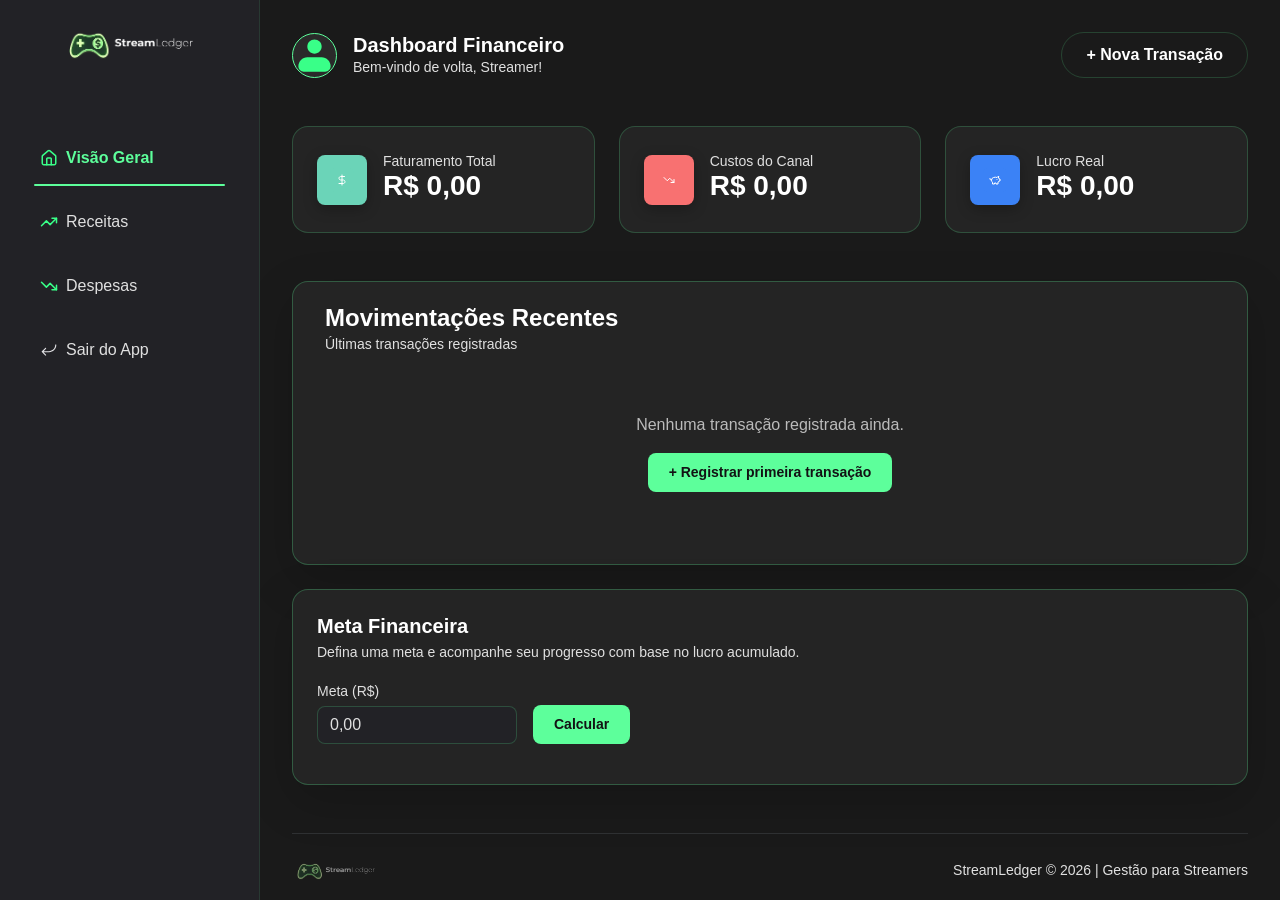
<file: test.html>
<!DOCTYPE html>
<html lang="pt-BR" data-bs-theme="dark">

<head>
  <meta http-equiv="Content-Security-Policy" content="default-src 'self'; style-src 'self' 'unsafe-inline' https://cdn.jsdelivr.net https://fonts.googleapis.com; font-src 'self' https://fonts.gstatic.com; script-src 'self' 'unsafe-inline' https://cdn.jsdelivr.net https://cdn.jsdelivr.net/npm/chart.js; img-src 'self' data:; media-src 'self';">
  <meta charset="UTF-8">
  <meta name="viewport" content="width=device-width, initial-scale=1.0">
  <title>StreamLedger | Dashboard</title>
  <link href="https://cdn.jsdelivr.net/npm/bootstrap@5.3.3/dist/css/bootstrap.min.css" rel="stylesheet">
  <link href="https://fonts.googleapis.com/css2?family=Montserrat:wght@300;400;500;600;700;800&display=swap"
    rel="stylesheet">
  <link rel="stylesheet" href="css/style.css">
</head>

<body class="dashboard-body">

  <div class="dashboard-wrapper">

    <!-- Sidebar: offcanvas no mobile, visível no desktop -->
    <aside class="offcanvas-lg offcanvas-start sidebar d-flex flex-column p-4" tabindex="-1" id="dashboardNav"
      aria-labelledby="dashboardNavLabel">
      <div class="offcanvas-header d-lg-none">
        <a href="index.html">
          <img src="assets/logo.png" alt="StreamLedger" height="36">
        </a>
        <button type="button" class="btn-close btn-close-white" data-bs-dismiss="offcanvas"
          data-bs-target="#dashboardNav" aria-label="Fechar"></button>
      </div>

      <a href="index.html" class="mb-5 text-center d-none d-lg-block">
        <img src="assets/logo.png" alt="StreamLedger" height="40">
      </a>

      <nav class="nav-vertical flex-grow-1">
        <ul class="list-unstyled d-flex flex-column gap-2">
          <li>
            <a href="test.html" aria-current="page"
              class="nav-link active text-decoration-none d-flex align-items-center gap-2 p-3 rounded">
              <img src="assets/home.svg" alt="" width="18"> Visão Geral
            </a>
          </li>
          <li>
            <a href="receitas.html"
              class="nav-link text-decoration-none d-flex align-items-center gap-2 p-3 rounded">
              <img src="assets/ReceitasIcon.svg" alt="" width="18"> Receitas
            </a>
          </li>
          <li>
            <a href="despesas.html"
              class="nav-link text-decoration-none d-flex align-items-center gap-2 p-3 rounded">
              <img src="assets/DespesaIcon.svg" alt="" width="18"> Despesas
            </a>
          </li>
          <li>
            <a href="index.html"
              class="nav-link text-decoration-none d-flex align-items-center gap-2 p-3 rounded">
              <img src="assets/Voltar.svg" alt="" width="18"> Sair do App
            </a>
          </li>
        </ul>
      </nav>
    </aside>

    <main class="main-content">

      <!-- Topbar -->
      <div class="row align-items-center mb-5 g-3">
        <div class="col-auto d-lg-none">
          <button class="navbar-toggler" type="button" data-bs-toggle="offcanvas" data-bs-target="#dashboardNav"
            aria-controls="dashboardNav" aria-label="Abrir menu">
            <span class="navbar-toggler-icon"></span>
          </button>
        </div>
        <div class="col">
          <div class="d-flex align-items-center gap-3">
            <img src="assets/user.svg" alt="User" class="rounded-circle border border-1"
              style="width: 45px; background: #2a2a2a; border-color: var(--neon) !important;">
            <div>
              <h2 class="m-0 fs-5 fw-bold">Dashboard Financeiro</h2>
              <p class="m-0 text-body-secondary small">Bem-vindo de volta, Streamer!</p>
            </div>
          </div>
        </div>
        <div class="col-12 col-md-auto text-end">
          <button class="cta-btn px-4" data-bs-toggle="modal" data-bs-target="#modal-transaction">+ Nova
            Transação</button>
        </div>
      </div>

      <!-- Metric Cards -->
      <div class="row g-4 mb-5">
        <div class="col-12 col-md-4">
          <div class="metric-card p-4 rounded-4 h-100">
            <div class="d-flex align-items-center gap-3">
              <div class="metric-badge d-flex align-items-center justify-content-center rounded-3"
                style="background:#6BD4B8; width: 50px; height: 50px;">
                <img src="assets/LucroGeral.svg" alt="" width="24">
              </div>
              <div>
                <div class="text-body-secondary small">Faturamento Total</div>
                <div class="metric-value fs-3 fw-bold">R$ 0,00</div>
              </div>
            </div>
          </div>
        </div>

        <div class="col-12 col-md-4">
          <div class="metric-card p-4 rounded-4 h-100">
            <div class="d-flex align-items-center gap-3">
              <div class="metric-badge d-flex align-items-center justify-content-center rounded-3"
                style="background:#F87171; width: 50px; height: 50px;">
                <img src="assets/CustosCanal.svg" alt="" width="24">
              </div>
              <div>
                <div class="text-body-secondary small">Custos do Canal</div>
                <div class="metric-value fs-3 fw-bold">R$ 0,00</div>
              </div>
            </div>
          </div>
        </div>

        <div class="col-12 col-md-4">
          <div class="metric-card p-4 rounded-4 h-100">
            <div class="d-flex align-items-center gap-3">
              <div class="metric-badge d-flex align-items-center justify-content-center rounded-3"
                style="background:#3b82f6; width: 50px; height: 50px;">
                <img src="assets/lucroReal.svg" alt="" width="24">
              </div>
              <div>
                <div class="text-body-secondary small">Lucro Real</div>
                <div class="metric-value fs-3 fw-bold">R$ 0,00</div>
              </div>
            </div>
          </div>
        </div>
      </div>

      <!-- Transactions -->
      <div class="transactions p-4 rounded-4 shadow-lg">
      </div>

      <!-- Meta Financeira -->
      <div class="projection-card p-4 rounded-4 shadow-lg mt-4">
        <h2 class="fs-5 fw-bold mb-1">Meta Financeira</h2>
        <p class="text-body-secondary small mb-3">Defina uma meta e acompanhe seu progresso com base no lucro acumulado.</p>
        <div class="d-flex flex-column flex-sm-row align-items-start align-items-sm-end gap-3">
          <div>
            <label for="goal-input" class="form-label small text-body-secondary mb-1">Meta (R$)</label>
            <input type="text" id="goal-input" class="form-control" placeholder="0,00"
              style="background: var(--bg-header); border-color: rgba(93,255,155,0.2); color: #fff; max-width: 200px;">
          </div>
          <button id="calc-projection-btn" class="btn btn-sm" style="background: var(--neon); color: #121214; font-weight: 600; border-radius: 8px; padding: 0.5rem 1.25rem;">
            Calcular
          </button>
        </div>
        <div id="projection-result" class="mt-3"></div>
      </div>

      <!-- Footer -->
      <footer
        class="mt-5 py-4 border-top border-secondary border-opacity-25 d-flex flex-column flex-md-row justify-content-between align-items-center text-body-secondary small">
        <img src="assets/logo.png" alt="" style="height: 25px; opacity: 0.5;">
        <p class="m-0">StreamLedger &copy; 2026 | Gestão para Streamers</p>
      </footer>
    </main>
  </div>

  <!-- Modal: Nova/Editar Transação -->
  <div class="modal fade" id="modal-transaction" tabindex="-1" aria-labelledby="modal-title" aria-hidden="true">
    <div class="modal-dialog modal-dialog-centered">
      <div class="modal-content border" style="background: var(--card); border-color: rgba(93,255,155,0.3) !important;">
        <div class="modal-header border-0">
          <h2 id="modal-title" class="modal-title fs-5 fw-bold" style="color: var(--neon);">Lançar Movimentação</h2>
          <button type="button" class="btn-close btn-close-white" data-bs-dismiss="modal" aria-label="Fechar"></button>
        </div>
        <div class="modal-body">
          <form id="transaction-form">
            <input type="hidden" id="edit-id">

            <div class="mb-3">
              <label for="desc" class="form-label text-body-tertiary text-uppercase small fw-semibold"
                style="letter-spacing: 0.5px;">Descrição</label>
              <input type="text" class="form-control" id="desc" placeholder="Ex: Doação Twitch, Microfone..."
                required style="background: #121214; border-color: rgba(255,255,255,0.1);">
            </div>

            <div class="row">
              <div class="col-6 mb-3">
                <label for="amount" class="form-label text-body-tertiary text-uppercase small fw-semibold"
                  style="letter-spacing: 0.5px;">Valor (R$)</label>
                <input type="text" class="form-control" id="amount" placeholder="0,00" required
                  style="background: #121214; border-color: rgba(255,255,255,0.1);">
              </div>
              <div class="col-6 mb-3">
                <label for="type" class="form-label text-body-tertiary text-uppercase small fw-semibold"
                  style="letter-spacing: 0.5px;">Tipo</label>
                <select class="form-select" id="type"
                  style="background: #121214; border-color: rgba(255,255,255,0.1);">
                  <option value="income">Receita (+)</option>
                  <option value="expense">Despesa (-)</option>
                </select>
              </div>
            </div>

            <div class="mb-3">
              <label for="category" class="form-label text-body-tertiary text-uppercase small fw-semibold"
                style="letter-spacing: 0.5px;">Categoria</label>
              <select class="form-select" id="category"
                style="background: #121214; border-color: rgba(255,255,255,0.1);">
                <option value="Twitch Subs">Twitch Subs</option>
                <option value="YouTube AdSense">YouTube AdSense</option>
                <option value="Donates">Donates</option>
                <option value="Setup">Setup (Hardware)</option>
                <option value="Software">Software</option>
                <option value="Geral">Outros</option>
              </select>
            </div>

            <div class="d-flex justify-content-end gap-2 mt-4">
              <button type="button" class="btn btn-outline-secondary" data-bs-dismiss="modal">Cancelar</button>
              <button type="submit" class="cta-btn px-4">Salvar</button>
            </div>
          </form>
        </div>
      </div>
    </div>
  </div>

  <!-- Modal: Excluir Transação -->
  <div class="modal fade" id="modal-delete" tabindex="-1" aria-hidden="true">
    <div class="modal-dialog modal-dialog-centered modal-sm">
      <div class="modal-content border text-center"
        style="background: var(--card); border-color: rgba(255,68,102,0.3) !important;">
        <div class="modal-body py-4 px-4">
          <div class="mb-3">
            <img src="assets/Despesa.svg" alt="Atenção" width="48" height="48" style="opacity: 0.8;">
          </div>
          <h2 class="title-danger">Excluir Transação</h2>
          <p class="text-body-secondary mb-4">Tem certeza que deseja excluir esta movimentação? Essa ação não poderá
            ser desfeita.</p>
          <div class="d-flex justify-content-center gap-2">
            <button type="button" class="btn btn-outline-secondary" data-bs-dismiss="modal">Cancelar</button>
            <button type="button" class="btn-danger" onclick="window.confirmDelete()">Sim, Excluir</button>
          </div>
        </div>
      </div>
    </div>
  </div>

  <!-- Modal: Aviso de Duplicidade -->
  <div class="modal fade" id="modal-duplicate" tabindex="-1" aria-hidden="true">
    <div class="modal-dialog modal-dialog-centered modal-sm">
      <div class="modal-content border text-center"
        style="background: var(--card); border-color: rgba(255,204,0,0.3) !important;">
        <div class="modal-body py-4 px-4">
          <div class="mb-3">
            <span class="icon-emoji">⚠️</span>
          </div>
          <h2 class="title-warning">Aviso de Duplicidade</h2>
          <p class="text-body-secondary mb-4">Parece que uma movimentação idêntica já foi registrada. Deseja salvar
            mesmo assim?</p>
          <div class="d-flex justify-content-center gap-2">
            <button type="button" class="btn btn-outline-secondary" data-bs-dismiss="modal">Cancelar</button>
            <button type="button" class="btn-warning" onclick="window.confirmDuplicate()">Sim, Salvar</button>
          </div>
        </div>
      </div>
    </div>
  </div>

  <script src="https://cdn.jsdelivr.net/npm/bootstrap@5.3.3/dist/js/bootstrap.bundle.min.js"></script>
  <script type="module" src="JS/main.js"></script>
</body>

</html>
</file>
<file: css/style.css>
/* ===========================
   Bootstrap Theme Overrides
   =========================== */

[data-bs-theme="dark"] {
  --bs-body-bg: #1a1a1a;
  --bs-body-color: #ffffff;
  --bs-primary: #5DFF9B;
  --bs-primary-rgb: 93, 255, 155;
  --bs-secondary-color: #e0e0e0;
  --bs-tertiary-color: #bbbbbb;
  --bs-danger: #ff4466;
  --bs-danger-rgb: 255, 68, 102;
  --bs-warning: #ffcc00;
  --bs-warning-rgb: 255, 204, 0;
  --bs-border-radius: 8px;
  --bs-font-sans-serif: 'Montserrat', sans-serif;
  --bs-link-color: #5DFF9B;
  --bs-link-hover-color: #39FF88;

  /* Custom vars sem equivalente Bootstrap */
  --neon: #5DFF9B;
  --neon-hover: #39FF88;
  --neon-dim: rgba(93, 255, 155, 0.05);
  --neon-glow: 0 0 12px rgba(93, 255, 155, 0.6);
  --card: #242424;
  --bg-header: #222226;
  --border: rgba(93, 255, 155, 0.25);
  --red: #ff4466;
  --yellow: #ffcc00;
  --min-viewport: 380px;
}

/* ===========================
   Base / Global
   =========================== */

html {
  scroll-behavior: smooth;
  min-width: var(--min-viewport);
}

body {
  font-family: 'Montserrat', sans-serif;
  min-width: var(--min-viewport);
  min-height: 100vh;
  display: flex;
  flex-direction: column;
}

main {
  flex: 1;
  padding: 1rem;
  scrollbar-width: thin;
  scrollbar-color: var(--neon) var(--bs-body-bg);
}

h1 {
  font-size: 4.0625rem;
  font-weight: 700;
}

a {
  transition: color 0.2s;
}

/* ===========================
   Fade-in animations
   =========================== */

@keyframes fadeInUp {
  from {
    opacity: 0;
    transform: translateY(20px);
  }

  to {
    opacity: 1;
    transform: translateY(0);
  }
}

.fade-in {
  animation: fadeInUp 0.6s ease forwards;
  opacity: 0;
}

.fade-in-d1 {
  animation-delay: 0.1s;
}

.fade-in-d2 {
  animation-delay: 0.2s;
}

.fade-in-d3 {
  animation-delay: 0.3s;
}

.fade-in-d4 {
  animation-delay: 0.4s;
}

/* ===========================
   Toast slide-up
   =========================== */

.toast {
  transition: transform 0.4s ease, opacity 0.4s ease;
  transform: translateX(100%);
  opacity: 0;
}

.toast.showing,
.toast.show {
  transform: translateX(0);
  opacity: 1;
}

.toast.hiding {
  transform: translateX(100%);
  opacity: 0;
}

/* ===========================
   Navbar (Bootstrap override)
   =========================== */

/* Navbar desktop: links centralizados */
@media (min-width: 768px) {
  .navbar {
    position: relative;
  }

  .navbar .offcanvas-body {
    position: absolute;
    left: 50%;
    top: 50%;
    transform: translate(-50%, -50%);
  }
}

/* Navbar mobile: hamburger left, logo centered */
@media (max-width: 767.98px) {
  .navbar {
    position: relative;
    justify-content: center;
  }

  .navbar-toggler {
    position: absolute;
    left: 0;
  }

  .navbar-brand {
    margin: 0;
  }
}

/* Offcanvas drawer (mobile) */
.offcanvas {
  background: var(--bg-header) !important;
  border-right: 1px solid rgba(93, 255, 155, 0.12) !important;
  max-width: 280px;
}

.offcanvas-header {
  border-bottom: 1px solid rgba(93, 255, 155, 0.08);
}

.offcanvas-body .navbar-nav {
  gap: 0.25rem;
}

.offcanvas-body .nav-link {
  padding: 0.75rem 1rem;
  border-radius: var(--bs-border-radius);
  transition: background 0.15s, color 0.15s;
}

.offcanvas-body .nav-link:hover {
  background: rgba(93, 255, 155, 0.05);
}

.nav-link.active {
  color: var(--neon) !important;
  font-weight: 600;
  position: relative;
}

.nav-link.active::after {
  content: '';
  position: absolute;
  left: 10px;
  right: 10px;
  bottom: 0;
  height: 2px;
  background: var(--neon);
  border-radius: 1px;
}

.nav-link:hover {
  color: var(--neon-hover) !important;
}

/* ===========================
   Hero (index.html)
   =========================== */

.hero__title {
  font-size: 4.0625rem;
  font-weight: 700;
  color: var(--neon);
  line-height: 1.1;
  margin-bottom: 28px;
}

@media (max-width: 767.98px) {

  .hero__title,
  .section-hero h1,
  .research-hero h1 {
    font-size: 2.625rem;
  }

  .success-page__card {
    padding: 36px 24px;
  }
}

/* ===========================
   CTA Button
   =========================== */

.cta-btn {
  display: inline-block;
  padding: 10px 16px;
  border-radius: 999px;
  background: transparent;
  border: 1.5px solid rgba(93, 255, 155, 0.18);
  color: var(--bs-body-color);
  cursor: pointer;
  font-weight: 600;
  text-decoration: none;
  transition: background .20s ease, transform .12s ease, box-shadow .12s ease, color .12s ease;
}

.cta-btn:hover {
  background: rgba(93, 255, 155, 0.08);
  transform: translateY(-2px);
  box-shadow: 0 6px 18px rgba(93, 255, 155, 0.06);
  color: var(--bs-body-color);
}

.cta-btn:focus {
  outline: none;
  box-shadow: 0 0 0 4px rgba(93, 255, 155, 0.06);
}

/* ===========================
   About page (two-col media backgrounds)
   =========================== */

.section-hero h1 {
  font-size: 4.0625rem;
  font-weight: 700;
  color: var(--neon);
  margin-bottom: 20px;
}

.two-col__media {
  display: flex;
  justify-content: center;
  align-items: center;
  height: 100%;
  min-height: 0;
  background-repeat: no-repeat;
  background-position: center;
  background-size: contain;
}

.two-col__media--motivation {
  background-image: url(../assets/motivacao.svg);
}

.two-col__media--solution {
  background-image: url(../assets/solucao.svg);
}

/* ===========================
   Research page
   =========================== */

.research-hero {
  padding: 64px 0 20px;
  text-align: left;
}

.research-hero h1 {
  font-size: 4.0625rem;
  font-weight: 700;
  color: var(--neon);
  margin-bottom: 28px;
  line-height: 1.2;
}

.table__platform {
  display: inline-flex;
  align-items: center;
  gap: 8px;
  font-weight: 600;
  color: var(--bs-body-color);
}

.table__badge {
  width: 28px;
  height: 28px;
  border-radius: 6px;
  display: flex;
  align-items: center;
  justify-content: center;
  font-size: 0.8125rem;
  font-weight: 800;
}

.badge--high {
  background: rgba(93, 255, 155, 0.12);
  color: var(--neon);
  border: 1px solid rgba(93, 255, 155, 0.3);
}

.badge--medium {
  background: rgba(255, 204, 0, 0.12);
  color: var(--yellow);
  border: 1px solid rgba(255, 204, 0, 0.3);
}

.research-section {
  padding: 48px 0;
  border-top: 1px solid rgba(93, 255, 155, 0.1);
}

.media-block {
  margin: 40px 0 0;
  border-radius: var(--bs-border-radius);
  overflow: hidden;
  display: flex;
  justify-content: center;
}

.media-block video {
  width: 100%;
  max-width: 1030px;
  aspect-ratio: 1030 / 557;
  border-radius: var(--bs-border-radius);
  border: 1px solid var(--border);
  display: block;
  object-fit: cover;
}


/* ===========================
   Success page
   =========================== */

.success-page__bg {
  position: absolute;
  inset: 0;
  display: flex;
  align-items: center;
  justify-content: flex-end;
  padding-right: 40px;
  opacity: 0.25;
  filter: blur(3px);
  pointer-events: none;
}

.success-page__bg img {
  max-width: 460px;
}

.success-page__card {
  position: relative;
  z-index: 1;
  background: #1e2a1e;
  border: 1.5px solid var(--neon);
  border-radius: 16px;
  padding: 56px 52px;
  text-align: center;
  max-width: 480px;
  width: 100%;
}

.success-page__card h2 {
  font-size: 2.625rem;
  font-weight: 800;
  color: var(--neon);
  margin-bottom: 16px;
}

.success-page__card p {
  font-size: 1rem;
  font-weight: normal;
  color: var(--bs-secondary-color);
  line-height: 1.7;
  margin-bottom: 32px;
}

.success-page__cta {
  display: inline-block;
  padding: 10px 32px;
  background: transparent;
  color: var(--bs-body-color);
  border: 1.5px solid var(--neon);
  border-radius: 6px;
  font-size: 0.9375rem;
  font-weight: 500;
  cursor: pointer;
  transition: all 0.2s;
  font-family: inherit;
}

.success-page__cta:hover {
  background: rgba(93, 255, 155, 0.1);
  color: var(--neon);
}

/* ===========================
   Dashboard (test.html)
   =========================== */

.dashboard {
  display: flex;
  min-height: 100vh;
}

.sidebar {
  width: 220px;
  background: var(--bg-header);
  border-right: 1px solid rgba(93, 255, 155, 0.06);
  padding: 24px;
  display: flex;
  flex-direction: column;
  gap: 18px;
}

.sidebar .nav__logo {
  height: 48px;
}

.nav-vertical ul {
  list-style: none;
  padding: 0;
  margin: 0;
  display: flex;
  flex-direction: column;
  gap: 10px;
}

.nav-vertical a {
  display: flex;
  align-items: center;
  gap: 12px;
  color: var(--bs-secondary-color);
  padding: 10px;
  border-radius: 8px;
  width: 100%;
  transition: background .15s, color .15s, transform .12s;
}

.nav-vertical a:hover {
  background: rgba(93, 255, 155, 0.03);
  color: var(--neon);
  transform: translateX(6px);
}

.nav-vertical img.icon {
  width: 20px;
  height: 20px;
}

.main-dashboard {
  flex: 1;
  padding: 28px 36px;
  overflow: auto;
}

.topbar {
  display: flex;
  justify-content: space-between;
  align-items: center;
  gap: 12px;
  margin-bottom: 20px;
}

.greeting {
  display: flex;
  align-items: center;
  gap: 14px;
}

.greeting img {
  width: 44px;
  height: 44px;
  border-radius: 8px;
}

.greeting h2 {
  color: var(--neon);
  margin: 0;
  font-size: 1.25rem;
}

.greeting p {
  margin: 0;
  color: var(--bs-secondary-color);
  font-size: 0.8125rem;
}

.metrics {
  display: grid;
  grid-template-columns: repeat(3, 1fr);
  gap: 16px;
  margin-bottom: 20px;
}

.metric-card {
  background: var(--card);
  border: 1px solid var(--border);
  padding: 22px;
  border-radius: 14px;
  display: block;
  transition: transform .12s, box-shadow .12s;
  position: relative;
  overflow: hidden;
}

.metric-card:hover {
  transform: translateY(-6px);
  box-shadow: var(--neon-glow);
}

.metric-badge {
  width: 48px;
  height: 48px;
  border-radius: 12px;
  display: flex;
  align-items: center;
  justify-content: center;
  box-shadow: 0 4px 14px rgba(0, 0, 0, 0.25);
  flex-shrink: 0;
}

.metric-badge img {
  width: 24px;
  height: 24px;
  display: block;
}

.metric-meta {
  margin-left: 0;
}

.metric-label {
  color: var(--bs-secondary-color);
  font-size: 0.875rem;
  margin-bottom: 8px;
}

.metric-value {
  font-size: 2rem;
  font-weight: 600;
  color: var(--bs-body-color);
  line-height: 1;
  margin-bottom: 8px;
}

.metric-percent {
  font-size: 0.875rem;
  color: var(--bs-secondary-color);
  display: inline-block;
}

.metric-percent .percent-number {
  font-weight: 700;
  margin-right: 8px;
}

.metric-percent .percent-note {
  color: var(--bs-secondary-color);
  font-weight: 400;
  opacity: 0.9;
}

.metric-percent .percent-number.positive {
  color: #27e36a;
}

.metric-percent .percent-number.negative {
  color: var(--red);
}

.metric-row {
  display: flex;
  align-items: center;
  gap: 16px;
}

.transactions {
  background: var(--card);
  border: 1px solid var(--border);
  border-radius: 12px;
  padding: 18px;
}

.transactions-header {
  padding-left: 8px;
}

.transactions-header h1 {
  margin: 0 0 4px 0;
  color: var(--bs-body-color);
  font-size: 2rem;
  font-weight: 600;
  line-height: 1;
}

.transactions-subtitle {
  margin: 0 0 10px 0;
  color: var(--bs-secondary-color);
  font-size: 0.875rem;
  font-weight: 300;
}

.transaction-item {
  display: flex;
  justify-content: space-between;
  align-items: center;
  padding: 12px 8px;
  border-bottom: 1px solid rgba(255, 255, 255, 0.03);
  transition: background .12s;
}

.transaction-item:last-child {
  border-bottom: none;
}

.transaction-item:hover {
  background: rgba(93, 255, 155, 0.03);
}

.trans-left {
  display: flex;
  align-items: center;
  gap: 12px;
}

.trans-avatar {
  width: 40px;
  height: 40px;
  border-radius: 8px;
  background: rgba(255, 255, 255, 0.02);
  display: flex;
  align-items: center;
  justify-content: center;
}

.trans-title {
  font-weight: 700;
  color: var(--bs-body-color);
  font-size: 0.875rem;
}

.trans-meta {
  font-size: 0.75rem;
  color: var(--bs-tertiary-color);
}

.trans-amount {
  font-weight: 800;
}

.trans-amount.positive {
  color: #27e36a;
}

.trans-amount.negative {
  color: var(--red);
}

.footer-dashboard {
  margin-top: 18px;
  display: flex;
  align-items: center;
  gap: 12px;
  color: var(--bs-tertiary-color);
}


@media (max-width: 991.98px) {
  .metrics {
    grid-template-columns: 1fr;
    gap: 14px;
  }

  .main-dashboard {
    padding: 18px;
  }

  .metric-value {
    font-size: 1.75rem;
  }

  .topbar {
    gap: 8px;
  }

  .greeting {
    margin-left: 6px;
  }

  .transactions {
    padding: 14px;
  }

  .transaction-item {
    padding: 10px 6px;
  }

  .trans-title {
    font-size: 0.8125rem;
  }

  .trans-meta {
    font-size: 0.6875rem;
  }
}

/* Dashboard body layout */
body.dashboard-body {
  background-color: #1a1a1a !important;
  display: flex;
  height: 100vh;
  width: 100vw;
  overflow: hidden;
  margin: 0;
}

.dashboard-body .dashboard-wrapper {
  display: flex;
  width: 100%;
  height: 100%;
}

.dashboard-body .sidebar {
  min-width: 260px;
  max-width: 260px;
  height: 100vh;
  background: var(--bg-header) !important;
  border-right: 1px solid rgba(93, 255, 155, 0.1);
  flex-shrink: 0;
}

.dashboard-body .main-content {
  flex-grow: 1;
  height: 100vh;
  overflow-y: auto;
  background-color: #1a1a1a;
  padding: 2rem;
}

.dashboard-body .metric-card {
  background: #242424;
  border: 1px solid rgba(93, 255, 155, 0.2);
  transition: transform 0.2s, box-shadow 0.2s;
}

.dashboard-body .metric-card:hover {
  transform: translateY(-5px);
  box-shadow: 0 0 15px rgba(93, 255, 155, 0.1);
}

.dashboard-body .main-content::-webkit-scrollbar {
  width: 6px;
}

.dashboard-body .main-content::-webkit-scrollbar-thumb {
  background: #5DFF9B;
  border-radius: 10px;
}


/* ===========================
   Bootstrap Modal overrides
   =========================== */

.modal-content {
  border-radius: 16px;
  box-shadow: 0 0 30px rgba(93, 255, 155, 0.15), 0 15px 40px rgba(0, 0, 0, 0.8);
}

.form-control:focus,
.form-select:focus {
  border-color: var(--neon);
  box-shadow: none;
  background: #1a1a20;
}

.form-control.is-invalid:focus,
.form-control.is-valid:focus,
.form-control.is-invalid,
.form-control.is-valid {
  box-shadow: none !important;
  background-image: none !important;
}

.input-group:focus-within {
  border-radius: var(--bs-border-radius);
  box-shadow: none !important;
}

.input-group:focus-within .input-group-text,
.input-group:focus-within .form-control,
.input-group:focus-within .toggle-password,
.input-group:focus-within .btn {
  border-color: var(--neon) !important;
}

/* Tratamento de Erro (is-invalid) sobrepondo o verde */
.input-group:has(.is-invalid):focus-within {
  box-shadow: none !important;
}

.input-group:has(.is-invalid) .input-group-text,
.input-group:has(.is-invalid) .form-control,
.input-group:has(.is-invalid) .toggle-password {
  border-color: var(--red) !important;
}

.input-group:has(.is-valid):focus-within {
  box-shadow: 0 0 0 4px rgba(57, 255, 136, 0.15) !important;
}

.input-group:has(.is-valid) .form-control,
.input-group:has(.is-valid) .input-group-text,
.input-group:has(.is-valid) .toggle-password,
.input-group:has(.is-valid) .btn {
  border-color: var(--bs-form-valid-border-color) !important;
}

.form-check-input:checked {
  background-color: var(--neon) !important;
  border-color: var(--neon) !important;
}

.form-check-input.is-valid:checked {
  background-color: var(--bs-form-valid-border-color) !important;
  border-color: var(--bs-form-valid-border-color) !important;
}

.form-check-input.is-invalid {
  border-color: var(--bs-form-invalid-border-color) !important;
}

/* Remover ícones de fundo do Bootstrap nas validações para não encavalar */
input:-webkit-autofill {
  -webkit-box-shadow: 0 0 0 30px #121214 inset !important;
  -webkit-text-fill-color: var(--bs-body-color) !important;
  border: 1px solid rgba(255, 255, 255, 0.1) !important;
}

.icon-emoji {
  font-size: 2.5rem;
  margin: 0;
  line-height: 1;
}

.title-danger {
  color: var(--red);
  text-shadow: 0 0 15px rgba(255, 68, 102, 0.4);
  margin-bottom: 16px;
  font-size: 1.5rem;
  font-weight: 700;
}

.btn-danger {
  background: var(--red);
  color: #121214;
  border: none;
  padding: 12px 28px;
  border-radius: 8px;
  font-weight: 700;
  font-family: inherit;
  cursor: pointer;
  transition: all 0.3s ease;
  box-shadow: 0 0 15px rgba(255, 68, 102, 0.4);
}

.btn-danger:hover {
  background: #ff6680;
  box-shadow: 0 0 25px rgba(255, 68, 102, 0.8);
  transform: translateY(-2px);
}

#modal-duplicate .modal-content-custom {
  border: 1px solid rgba(255, 204, 0, 0.3);
  box-shadow: 0 0 30px rgba(255, 204, 0, 0.15), 0 15px 40px rgba(0, 0, 0, 0.8);
}

.title-warning {
  color: var(--yellow);
  text-shadow: 0 0 15px rgba(255, 204, 0, 0.4);
  margin-bottom: 16px;
  font-size: 1.5rem;
  font-weight: 700;
}

.btn-warning {
  background: var(--yellow);
  color: #121214;
  border: none;
  padding: 12px 28px;
  border-radius: 8px;
  font-weight: 700;
  font-family: inherit;
  cursor: pointer;
  transition: all 0.3s ease;
  box-shadow: 0 0 15px rgba(255, 204, 0, 0.4);
}

.btn-warning:hover {
  background: #ffe066;
  box-shadow: 0 0 25px rgba(255, 204, 0, 0.8);
  transform: translateY(-2px);
}

.btn-edit,
.btn-delete {
  background: var(--bg-header);
  border: 1px solid transparent;
  color: var(--bs-tertiary-color);
  width: 36px;
  height: 36px;
  border-radius: 8px;
  cursor: pointer;
  transition: all 0.3s ease;
  display: flex;
  align-items: center;
  justify-content: center;
  font-size: 1.1rem;
}

.btn-edit:hover,
.btn-edit:focus-visible {
  color: var(--neon);
  background: rgba(93, 255, 155, 0.1);
  border: 1px solid rgba(93, 255, 155, 0.3);
  box-shadow: 0 0 10px rgba(93, 255, 155, 0.3);
  outline: none;
}

.btn-delete:hover,
.btn-delete:focus-visible {
  color: var(--red);
  background: rgba(255, 68, 102, 0.1);
  border: 1px solid rgba(255, 68, 102, 0.3);
  box-shadow: 0 0 10px rgba(255, 68, 102, 0.3);
  outline: none;
}

/* Projeção Financeira */
.projection-card {
  background: var(--card);
  border: 1px solid var(--border);
  border-radius: 12px;
  padding: 18px;
}

/* Animação de entrada do ícone de sucesso no modal */
@keyframes popIn {
  0%   { transform: scale(0.5); opacity: 0; }
  70%  { transform: scale(1.1); }
  100% { transform: scale(1);   opacity: 1; }
}

#modal-sucesso .modal-content {
  animation: none;
}

#modal-sucesso.show .modal-content > .modal-body > div:first-child {
  animation: popIn 0.45s cubic-bezier(0.34, 1.56, 0.64, 1) both;
}
</file>
